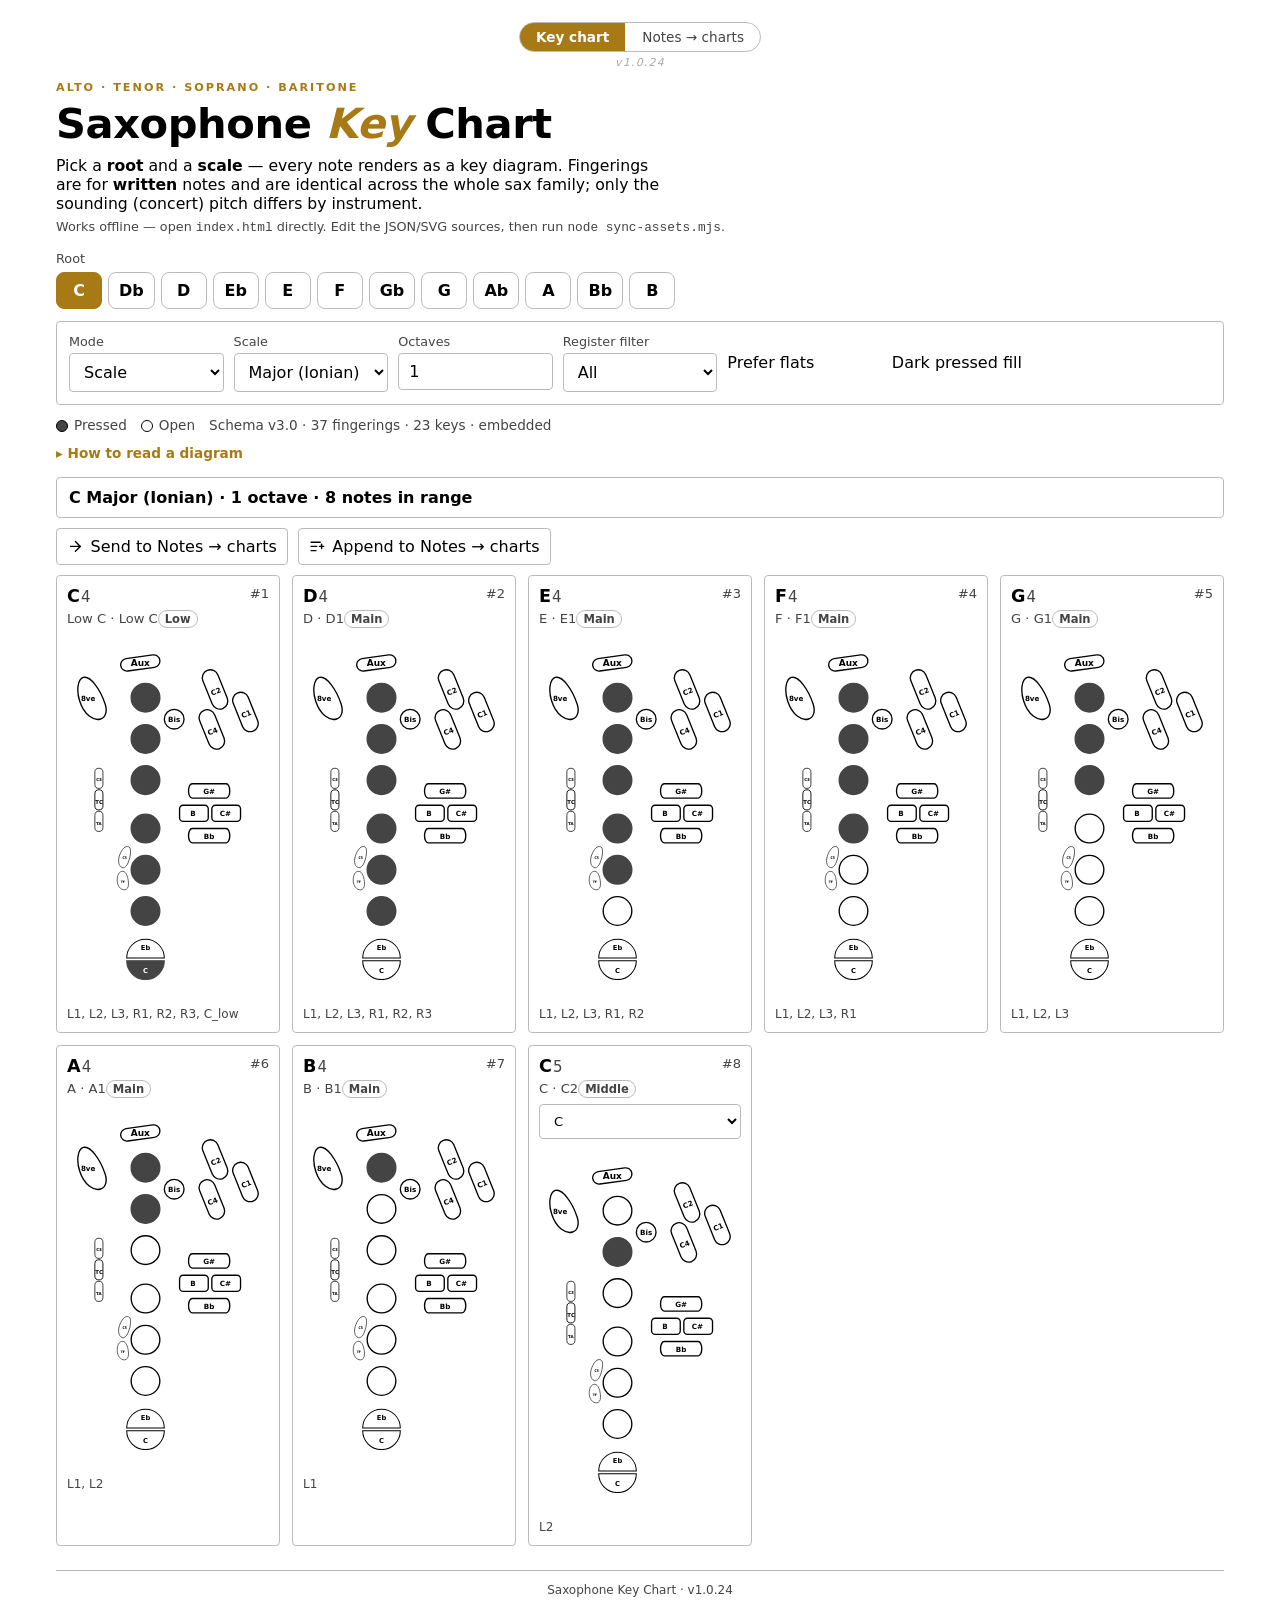
<file: index.html>
<!doctype html>
<html lang="en">
<head>
  <meta charset="utf-8" />
  <meta name="viewport" content="width=device-width,initial-scale=1" />
  <title>Saxophone Key Chart</title>
  <link rel="stylesheet" href="https://ka-f.webawesome.com/webawesome@3.7.0/styles/webawesome.css" />
  <link rel="stylesheet" href="ui-icons.css" />
  <link rel="stylesheet" href="app-footer.css" />
  <script type="module" src="https://ka-f.webawesome.com/webawesome@3.7.0/webawesome.loader.js"></script>
  <script src="version.js"></script>
  <script src="nav.js" defer></script>
  <script src="theme.js" defer></script>
  <script src="ui-icons.js" defer></script>
  <script src="app-footer.js" defer></script>
  <style>
    :root {
      --bg: #ffffff;
      --bg2: #fafafa;
      --card: #ffffff;
      --ink: #000000;
      --muted: #444444;
      --line: #bbbbbb;
      --accent: #a87a16;
      --accent-fill: #f3e7c8;
      --on-accent: #ffffff;
      --key-fill: #ffffff;
      --key-stroke: #000000;
      --key-label: #000000;
      --key-hover: #eeeeee;
      --key-pressed: #cccccc;
      --key-pressed-stroke: #000000;
      --key-pressed-label: #000000;
    }
    body.dark-pressed {
      --key-pressed: #444;
      --key-pressed-stroke: #444;
      --key-pressed-label: #ffffff;
    }
    * { box-sizing: border-box; }
    body {
      margin: 0;
      font-family: system-ui, -apple-system, Segoe UI, Roboto, Ubuntu, sans-serif;
      color: var(--ink);
      background: var(--bg);
    }
    .wrap {
      max-width: 1200px;
      margin: 10px auto 20px;
      padding: 12px 16px 16px;
    }
    .eyebrow {
      margin: 0 0 8px;
      font-size: .7rem;
      letter-spacing: .18em;
      text-transform: uppercase;
      font-weight: 600;
      color: var(--accent);
    }
    h1 {
      margin: 0 0 10px;
      font-size: clamp(1.8rem, 4vw, 2.6rem);
      font-weight: 800;
      line-height: 1.05;
      letter-spacing: -0.01em;
    }
    h1 em { font-style: italic; font-weight: 600; color: var(--accent); }
    .sub { margin: 0 0 6px; color: var(--ink); font-size: .98rem; max-width: 62ch; }
    .sub b { font-weight: 600; }
    .dev-note { margin: 0 0 16px; color: var(--muted); font-size: .8rem; }
    .controls {
      display: grid;
      grid-template-columns: repeat(auto-fill, minmax(140px, 1fr));
      gap: 10px;
      padding: 12px;
      background: var(--card);
      border: 1px solid var(--line);
      border-radius: 4px;
      margin-bottom: 12px;
    }
    label { display: block; font-size: .8rem; color: var(--muted); margin-bottom: 4px; }
    select, input[type="number"] {
      width: 100%;
      padding: 8px 10px;
      border: 1px solid var(--line);
      border-radius: 4px;
      font: inherit;
      background: var(--card);
      color: var(--ink);
    }
    .switch-field {
      display: flex;
      align-items: center;
      min-height: 38px;
    }
    wa-switch {
      --width: 2.25rem;
      --height: 1.25rem;
      --thumb-size: 1rem;
      --wa-form-control-activated-color: var(--wa-color-gray-60);
    }
    wa-switch::part(base) {
      color: var(--muted);
    }
    .legend {
      display: flex;
      gap: 14px;
      align-items: center;
      flex-wrap: wrap;
      margin: 8px 0 12px;
      font-size: .85rem;
      color: var(--muted);
    }
    .dot {
      display: inline-block;
      width: 12px;
      height: 12px;
      border-radius: 50%;
      border: 1.5px solid var(--ink);
      vertical-align: middle;
      margin-right: 6px;
      background: var(--key-fill);
    }
    .dot.p { background: var(--key-pressed); border-color: var(--ink); }
    .scale-title {
      background: var(--card);
      border: 1px solid var(--line);
      border-radius: 4px;
      padding: 10px 12px;
      margin-bottom: 10px;
      font-weight: 600;
    }
    .grid {
      display: grid;
      grid-template-columns: repeat(auto-fill, minmax(220px, 1fr));
      gap: 12px;
    }
    .card {
      background: var(--card);
      border: 1px solid var(--line);
      border-radius: 4px;
      padding: 10px;
      break-inside: avoid;
      page-break-inside: avoid;
    }
    .note {
      display: flex;
      justify-content: space-between;
      align-items: flex-start;
      gap: 8px;
      margin-bottom: 6px;
    }
    .note-main strong { font-size: 1.1rem; display: block; }
    .note-main small { color: var(--muted); font-size: .82rem; }
    .note-idx { color: var(--muted); font-size: .82rem; white-space: nowrap; }
    .register-badge {
      display: inline-block;
      margin-top: 4px;
      padding: 1px 6px;
      border-radius: 999px;
      border: 1px solid var(--line);
      background: var(--card);
      color: var(--muted);
      font-size: .72rem;
      font-weight: 600;
      text-transform: capitalize;
    }
    .alt-select {
      margin-bottom: 8px;
      font-size: .82rem;
    }
    .diagram-wrap {
      width: 100%;
      border-radius: 2px;
      background: var(--card);
      padding: 20px 10px;
      /* border: 1px solid var(--line); */
      overflow: hidden;
      display: flex;
      justify-content: center;
      align-items: center;
      min-height: 280px;
    }
    .diagram-wrap svg {
      width: 100%;
      max-width: 210px;
      height: auto;
      display: block;
    }
    /* Override SVG embedded styles: light gray fill saves ink vs solid dark */
    .diagram-wrap svg .key .key-fill {
      fill: var(--key-fill);
      stroke: var(--key-stroke);
      stroke-width: 1.5;
    }
    .diagram-wrap svg .key .key-label,
    .diagram-wrap svg .key .key-label-sm {
      fill: var(--key-label);
    }
    .diagram-wrap svg .key.pressed .key-fill {
      fill: var(--key-pressed);
      stroke: var(--key-pressed-stroke);
    }
    .diagram-wrap svg .key.pressed .key-label,
    .diagram-wrap svg .key.pressed .key-label-sm {
      fill: var(--key-pressed-label);
    }
    .diagram-wrap svg .key:hover .key-fill {
      fill: var(--key-hover);
      stroke: var(--key-stroke);
    }
    .caption {
      margin-top: 6px;
      color: var(--muted);
      font-size: .75rem;
      line-height: 1.35;
      word-break: break-word;
    }
    .status {
      padding: 12px;
      border-radius: 4px;
      background: var(--card);
      border: 1px solid var(--line);
      color: var(--ink);
      margin-bottom: 12px;
    }
    .status.error { border-width: 2px; border-color: var(--ink); }
    .export-bar {
      display: flex;
      flex-wrap: wrap;
      gap: 10px;
      align-items: center;
      margin-bottom: 10px;
    }
    .export-bar button {
      padding: 8px 10px;
      border: 1px solid var(--line);
      border-radius: 4px;
      font: inherit;
      color: var(--ink);
      background: var(--card);
      cursor: pointer;
    }
    .export-bar button:hover {
      border-color: var(--ink);
    }
    @media (max-width: 900px) {
      .controls { grid-template-columns: repeat(2, minmax(120px, 1fr)); }
    }
    @media print {
      @page { margin: 12mm; }
      body {
        background: #fff;
        color: #000;
        font-size: 10pt;
      }
      .wrap { max-width: none; margin: 0; padding: 0; }
      .no-print,
      .controls,
      .root-row,
      .help,
      .export-bar,
      .status,
      .eyebrow,
      .dev-note,
      .sub { display: none !important; }
      .legend {
        margin: 0 0 8px;
        font-size: 9pt;
        color: #000;
      }
      .scale-title {
        border: none;
        border-bottom: 1px solid #000;
        border-radius: 0;
        padding: 0 0 6px;
        margin-bottom: 10px;
      }
      .grid {
        grid-template-columns: repeat(3, 1fr);
        gap: 8px;
      }
      .card {
        border: 1px solid #999;
        border-radius: 0;
        padding: 6px;
        box-shadow: none;
      }
      .register-badge {
        border-color: #999;
        color: #000;
      }
      .alt-select {
        border: none;
        padding: 0;
        font-size: 8pt;
        font-weight: 600;
        pointer-events: none;
        appearance: none;
        background: transparent;
      }
      .diagram-wrap {
        border: none;
        min-height: 0;
      }
      .diagram-wrap svg .key:hover .key-fill {
        fill: #ffffff;
        stroke: #000000;
      }
      .diagram-wrap svg .key.pressed .key-fill {
        fill: var(--key-pressed) !important;
        stroke: var(--key-pressed-stroke) !important;
        -webkit-print-color-adjust: exact;
        print-color-adjust: exact;
      }
      .diagram-wrap svg .key.pressed .key-label,
      .diagram-wrap svg .key.pressed .key-label-sm {
        fill: var(--key-pressed-label) !important;
      }
      .caption { font-size: 7pt; color: #333; }
      .card { animation: none !important; }
    }

    /* ---------- Root pills ---------- */
    .root-row { margin-bottom: 12px; }
    .block-label { display: block; font-size: .8rem; color: var(--muted); margin-bottom: 6px; }
    .roots { display: flex; flex-wrap: wrap; gap: 6px; }
    .root-btn {
      font: inherit;
      font-weight: 600;
      min-width: 46px;
      padding: 8px 10px;
      border: 1px solid var(--line);
      border-radius: 8px;
      background: var(--card);
      color: var(--ink);
      cursor: pointer;
      transition: transform .12s ease, background .16s ease, border-color .16s ease, color .16s ease;
    }
    .root-btn:hover { border-color: var(--accent); color: var(--accent); transform: translateY(-1px); }
    .root-btn:focus-visible { outline: 2px solid var(--accent); outline-offset: 2px; }
    .root-btn[aria-pressed="true"] {
      background: var(--accent);
      border-color: var(--accent);
      color: var(--on-accent);
    }
    .roots.disabled { opacity: .4; pointer-events: none; }

    /* ---------- Help / legend ---------- */
    .help { margin: 2px 0 16px; font-size: .85rem; color: var(--muted); background: transparent; }
    .help > summary { cursor: pointer; color: var(--accent); font-weight: 600; list-style: none; }
    .help > summary::-webkit-details-marker { display: none; }
    .help > summary::before { content: "▸ "; }
    .help[open] > summary::before { content: "▾ "; }
    .help-body { padding: 8px 0 0; max-width: 72ch; line-height: 1.5; }
    .help-body p { margin: 0 0 8px; }
    .help-body .dot { margin-right: 4px; }

    /* ---------- Card accents + motion ---------- */
    .note-main strong .acc { color: var(--accent); }
    .note-main strong .oct { color: var(--muted); font-weight: 400; font-size: .85em; margin-left: 1px; }
    .card { transition: transform .16s ease, border-color .16s ease, box-shadow .16s ease; }
    .card:hover {
      transform: translateY(-3px);
      border-color: var(--accent);
      box-shadow: 0 12px 26px -18px rgba(0, 0, 0, .45);
    }
    @media (prefers-reduced-motion: no-preference) {
      .card { animation: card-rise .45s cubic-bezier(.2, .7, .2, 1) backwards; }
      @keyframes card-rise { from { opacity: 0; transform: translateY(10px); } }
    }
  </style>
</head>
<body>
  <div class="wrap">
    <p class="eyebrow">Alto · Tenor · Soprano · Baritone</p>
    <h1>Saxophone <em>Key</em> Chart</h1>
    <p class="sub">Pick a <b>root</b> and a <b>scale</b> — every note renders as a key diagram. Fingerings are for <b>written</b> notes and are identical across the whole sax family; only the sounding (concert) pitch differs by instrument.</p>
    <p class="dev-note">Works offline — open <code>index.html</code> directly. Edit the JSON/SVG sources, then run <code>node sync-assets.mjs</code>.</p>

    <div id="status" class="status" hidden></div>

    <div class="root-row">
      <span class="block-label" id="rootLabel">Root</span>
      <div id="roots" class="roots" role="group" aria-labelledby="rootLabel"></div>
    </div>

    <div class="controls">
      <div>
        <label for="mode">Mode</label>
        <select id="mode">
          <option value="scale">Scale</option>
          <option value="chromatic">Full chromatic (schema range)</option>
        </select>
      </div>
      <div>
        <label for="scale">Scale</label>
        <select id="scale"></select>
      </div>
      <div>
        <label for="octaves">Octaves</label>
        <input id="octaves" type="number" min="1" max="3" value="1" />
      </div>
      <div>
        <label for="register">Register filter</label>
        <select id="register">
          <option value="all">All</option>
          <option value="low">Low</option>
          <option value="main">Main (D1–B1)</option>
          <option value="middle">Middle (C2)</option>
          <option value="upper">Upper (octave)</option>
          <option value="palm">Palm / altissimo</option>
        </select>
      </div>
      <div class="switch-field">
        <wa-switch id="preferFlats" checked>Prefer flats</wa-switch>
      </div>
      <div class="switch-field">
        <wa-switch id="darkPressed" checked>Dark pressed fill</wa-switch>
      </div>
    </div>

    <div class="legend">
      <span><span class="dot p"></span>Pressed</span>
      <span><span class="dot"></span>Open</span>
      <span id="schemaInfo"></span>
    </div>

    <details class="help no-print">
      <summary>How to read a diagram</summary>
      <div class="help-body">
        <p><span class="dot p"></span>filled = key pressed &nbsp; <span class="dot"></span>open = key up.</p>
        <p>Each card shows the standard saxophone fingering for that note. Fingerings are the same for every saxophone — alto, tenor, soprano, baritone — only the sounding (concert) pitch differs by instrument.</p>
        <p>The large keys are the main keys: left hand on top, right hand below. The octave key (left thumb) raises the note an octave. The smaller side and palm keys add the highest notes, and the pinky keys reach the lowest.</p>
        <p>When a note has more than one common fingering, a dropdown appears on its card — switch it to see each option.</p>
      </div>
    </details>

    <div id="title" class="scale-title"></div>
    <div class="export-bar no-print">
      <button type="button" id="sendNotesReplace" data-ui-icon="arrow-right" title="Open Notes → charts with this scale as one row (replaces the note lines textarea).">
        Send to Notes → charts
      </button>
      <button type="button" id="sendNotesAppend" data-ui-icon="list-plus" title="Add this scale after existing note lines on Notes → charts.">
        Append to Notes → charts
      </button>
    </div>
    <div id="cards" class="grid"></div>

    <footer class="app-footer no-print">Saxophone Key Chart · <span data-app-version></span></footer>
  </div>

  <script src="chart-transfer.js"></script>
  <script src="schema.js"></script>
  <script src="diagram.js"></script>
  <script>
    const SCHEMA_URL = "saxophone key-schema-v3.json";
    const SVG_URL = "sax-key-diagram-v2os.svg";

    const PITCHES_SHARP = ["C", "C#", "D", "D#", "E", "F", "F#", "G", "G#", "A", "A#", "B"];
    const PITCHES_FLAT = ["C", "Db", "D", "Eb", "E", "F", "Gb", "G", "Ab", "A", "Bb", "B"];
    const PC_INDEX = {
      C: 0, "C#": 1, Db: 1, D: 2, "D#": 3, Eb: 3, E: 4, F: 5,
      "F#": 6, Gb: 6, G: 7, "G#": 8, Ab: 8, A: 9, "A#": 10, Bb: 10, B: 11
    };
    const ENHARMONIC = { "C#": "Db", "D#": "Eb", "F#": "Gb", "G#": "Ab", "A#": "Bb" };
    const SCALE_PATTERNS = {
      "Major (Ionian)": [0, 2, 4, 5, 7, 9, 11, 12],
      "Natural Minor (Aeolian)": [0, 2, 3, 5, 7, 8, 10, 12],
      "Harmonic Minor": [0, 2, 3, 5, 7, 8, 11, 12],
      "Melodic Minor (Asc)": [0, 2, 3, 5, 7, 9, 11, 12],
      "Dorian": [0, 2, 3, 5, 7, 9, 10, 12],
      "Phrygian": [0, 1, 3, 5, 7, 8, 10, 12],
      "Lydian": [0, 2, 4, 6, 7, 9, 11, 12],
      "Mixolydian": [0, 2, 4, 5, 7, 9, 10, 12],
      "Locrian": [0, 1, 3, 5, 6, 8, 10, 12],
      "Major Pentatonic": [0, 2, 4, 7, 9, 12],
      "Minor Pentatonic": [0, 3, 5, 7, 10, 12],
      "Blues": [0, 3, 5, 6, 7, 10, 12],
      "Whole Tone": [0, 2, 4, 6, 8, 10, 12],
      "Chromatic": [0, 1, 2, 3, 4, 5, 6, 7, 8, 9, 10, 11, 12]
    };

    let schema = null;
    let svgTemplate = null;
    let fingeringByNote = new Map();
    let fingeringByMidi = new Map();
    let schemaMidiRange = [0, 127];

    const statusEl = document.getElementById("status");
    const modeEl = document.getElementById("mode");
    const rootsEl = document.getElementById("roots");
    const scaleEl = document.getElementById("scale");
    const octavesEl = document.getElementById("octaves");
    const registerEl = document.getElementById("register");
    const preferFlatsEl = document.getElementById("preferFlats");
    const darkPressedEl = document.getElementById("darkPressed");
    const titleEl = document.getElementById("title");
    const cardsEl = document.getElementById("cards");
    const schemaInfoEl = document.getElementById("schemaInfo");
    const sendNotesReplaceEl = document.getElementById("sendNotesReplace");
    const sendNotesAppendEl = document.getElementById("sendNotesAppend");

    let selectedRoot = "C";

    function setRoot(name) {
      if (PC_INDEX[name] === undefined) return;
      selectedRoot = name;
      rootsEl.querySelectorAll(".root-btn").forEach(btn => {
        btn.setAttribute("aria-pressed", String(btn.dataset.root === name));
      });
    }

    function buildRootPills() {
      rootsEl.replaceChildren();
      PITCHES_FLAT.forEach(name => {
        const btn = document.createElement("button");
        btn.type = "button";
        btn.className = "root-btn";
        btn.dataset.root = name;
        btn.textContent = name;
        btn.setAttribute("aria-pressed", String(name === selectedRoot));
        btn.addEventListener("click", () => {
          if (rootsEl.classList.contains("disabled")) return;
          setRoot(name);
          onControlsChange();
        });
        rootsEl.appendChild(btn);
      });
    }

    const VALID_REGISTERS = new Set(["all", "low", "main", "middle", "upper", "palm"]);
    const URL_DEFAULTS = {
      mode: "scale",
      root: "C",
      scale: "Major (Ionian)",
      octaves: "1",
      register: "all",
      flats: "1",
      dark: "1"
    };
    const STORAGE_KEY = "sax_chart.index.state.v1";
    const STORAGE_AREAS = ["localStorage", "sessionStorage"];

    function parseStoredState(raw) {
      if (!raw) return null;
      try {
        const parsed = JSON.parse(raw);
        return parsed && typeof parsed === "object" ? parsed : null;
      } catch {
        return null;
      }
    }

    function readStoredState() {
      for (const areaName of STORAGE_AREAS) {
        try {
          const area = window[areaName];
          const state = parseStoredState(area.getItem(STORAGE_KEY));
          if (state) return state;
        } catch {
          // Ignore blocked or unavailable storage area.
        }
      }
      return null;
    }

    function writeStoredState(state) {
      const text = JSON.stringify(state);
      for (const areaName of STORAGE_AREAS) {
        try {
          const area = window[areaName];
          area.setItem(STORAGE_KEY, text);
        } catch {
          // Ignore blocked or unavailable storage area.
        }
      }
    }

    function readUrlState() {
      const params = new URLSearchParams(location.search);
      const stored = readStoredState() || {};
      const resolved = {
        mode: params.get("mode") || stored.mode || URL_DEFAULTS.mode,
        root: params.get("root") || stored.root || URL_DEFAULTS.root,
        scale: params.get("scale") || stored.scale || URL_DEFAULTS.scale,
        octaves: params.get("octaves") || stored.octaves || URL_DEFAULTS.octaves,
        register: params.get("register") || stored.register || URL_DEFAULTS.register,
        flats: params.get("flats") || stored.flats || URL_DEFAULTS.flats,
        dark: params.get("dark") || stored.dark || URL_DEFAULTS.dark
      };

      // If URL contains only defaults (often from an old navigation entry),
      // prefer last explicit user selection from storage.
      const hasUrlParams = Array.from(params.keys()).length > 0;
      const resolvedIsAllDefaults = Object.entries(URL_DEFAULTS).every(([key, value]) => resolved[key] === value);
      if (hasUrlParams && resolvedIsAllDefaults && Object.keys(stored).length > 0) {
        return {
          mode: stored.mode || URL_DEFAULTS.mode,
          root: stored.root || URL_DEFAULTS.root,
          scale: stored.scale || URL_DEFAULTS.scale,
          octaves: stored.octaves || URL_DEFAULTS.octaves,
          register: stored.register || URL_DEFAULTS.register,
          flats: stored.flats || URL_DEFAULTS.flats,
          dark: stored.dark || URL_DEFAULTS.dark
        };
      }
      return resolved;
    }

    function applyPressedTheme() {
      document.body.classList.toggle("dark-pressed", darkPressedEl.checked);
    }

    function applyUrlState() {
      const state = readUrlState();

      if (state.mode === "scale" || state.mode === "chromatic") {
        modeEl.value = state.mode;
      }
      if (PC_INDEX[state.root] !== undefined) {
        setRoot(state.root);
      }
      if (SCALE_PATTERNS[state.scale]) {
        scaleEl.value = state.scale;
      }
      octavesEl.value = String(Math.max(1, Math.min(3, Number(state.octaves) || 1)));
      if (VALID_REGISTERS.has(state.register)) {
        registerEl.value = state.register;
      }
      if (state.flats === "0" || state.flats === "1") {
        preferFlatsEl.checked = state.flats === "1";
      }
      darkPressedEl.checked = state.dark === "1";
      applyPressedTheme();
    }

    function syncUrlState() {
      const state = {
        mode: modeEl.value,
        root: selectedRoot,
        scale: scaleEl.value,
        octaves: String(Math.max(1, Math.min(3, Number(octavesEl.value) || 1))),
        register: registerEl.value,
        flats: preferFlatsEl.checked ? "1" : "0",
        dark: darkPressedEl.checked ? "1" : "0"
      };
      const params = new URLSearchParams(location.search);
      for (const [key, value] of Object.entries(state)) {
        params.set(key, value);
      }
      writeStoredState(state);
      history.replaceState(null, "", `${location.pathname}?${params.toString()}`);
    }

    function onControlsChange() {
      // Persist immediately, even if assets are still loading.
      syncUrlState();
      applyPressedTheme();
      draw();
    }

    function showStatus(message, isError = false) {
      statusEl.hidden = false;
      statusEl.textContent = message;
      statusEl.classList.toggle("error", isError);
    }

    function hideStatus() {
      statusEl.hidden = true;
    }

    function parseScientific(note) {
      const match = note.match(/^([A-G])(#|b)?(\d+)$/);
      if (!match) return null;
      const [, letter, acc, octaveStr] = match;
      const name = letter + (acc || "");
      return { name, octave: Number(octaveStr), pc: PC_INDEX[name] };
    }

    function scientificToMidi(note) {
      const parsed = parseScientific(note);
      if (!parsed) return null;
      return (parsed.octave + 1) * 12 + parsed.pc;
    }

    function pcIndex(note) {
      return PC_INDEX[note];
    }

    function pitchNameFromPc(pc, preferFlats) {
      const idx = ((pc % 12) + 12) % 12;
      return preferFlats ? PITCHES_FLAT[idx] : PITCHES_SHARP[idx];
    }

    function midiToScientific(midi, preferFlats) {
      const octave = Math.floor(midi / 12) - 1;
      const pc = ((midi % 12) + 12) % 12;
      return pitchNameFromPc(pc, preferFlats) + octave;
    }

    function normalizePitchName(name, preferFlats) {
      if (PC_INDEX[name] !== undefined) return name;
      const flat = ENHARMONIC[name];
      if (flat && preferFlats) return flat;
      for (const [sharp, flatName] of Object.entries(ENHARMONIC)) {
        if (flatName === name && !preferFlats) return sharp;
      }
      return name;
    }

    function buildFingeringIndexes() {
      fingeringByNote = new Map();
      fingeringByMidi = new Map();
      const midis = [];

      for (const entry of schema.fingerings) {
        fingeringByNote.set(entry.note, entry);
        const midi = scientificToMidi(entry.note);
        if (midi !== null) {
          midis.push(midi);
          if (!fingeringByMidi.has(midi)) fingeringByMidi.set(midi, entry);
        }
      }

      schemaMidiRange = [Math.min(...midis), Math.max(...midis)];
    }

    function lookupFingering(scientificNote, preferFlats) {
      const direct = fingeringByNote.get(scientificNote);
      if (direct) return direct;

      const parsed = parseScientific(scientificNote);
      if (!parsed) return null;

      const midi = scientificToMidi(scientificNote);
      const byMidi = fingeringByMidi.get(midi);
      if (byMidi) return byMidi;

      const normalized = normalizePitchName(parsed.name, preferFlats) + parsed.octave;
      return fingeringByNote.get(normalized) || null;
    }

    function getFingeringOptions(entry) {
      const options = [{
        id: "primary",
        label: entry.display_label,
        keys: entry.pressed_keys
      }];
      for (const alt of entry.alternatives || []) {
        options.push({
          id: alt.name,
          label: alt.display_label || alt.name,
          keys: alt.pressed_keys
        });
      }
      return options;
    }

    function cloneDiagram(pressedKeys) {
      const svg = svgTemplate.cloneNode(true);
      svg.removeAttribute("width");
      svg.removeAttribute("height");
      svg.setAttribute("role", "img");
      svg.setAttribute("aria-label", "Sax fingering diagram");

      const pressed = new Set(pressedKeys);
      svg.querySelectorAll(".key[data-key]").forEach(keyEl => {
        if (pressed.has(keyEl.dataset.key)) {
          keyEl.classList.add("pressed");
        }
      });
      return svg;
    }

    function registerMatches(entry, filter) {
      return filter === "all" || entry.register === filter;
    }

    function buildScaleMidis(root, scaleName, octaves) {
      const rootPc = pcIndex(root);
      const pattern = SCALE_PATTERNS[scaleName];
      let startMidi = schemaMidiRange[0];
      while (startMidi % 12 !== rootPc) startMidi += 1;

      const out = [];
      for (let o = 0; o < octaves; o++) {
        const offset = o * 12;
        const end = pattern.length - (o < octaves - 1 ? 1 : 0);
        for (let i = 0; i < end; i++) {
          out.push(startMidi + pattern[i] + offset);
        }
      }
      return out.filter(m => m >= schemaMidiRange[0] && m <= schemaMidiRange[1]);
    }

    function collectEntries() {
      const preferFlats = preferFlatsEl.checked;
      const registerFilter = registerEl.value;
      const mode = modeEl.value;

      if (mode === "chromatic") {
        return schema.fingerings.filter(entry => registerMatches(entry, registerFilter));
      }

      const root = selectedRoot;
      const scale = scaleEl.value;
      const octaves = Math.max(1, Math.min(3, Number(octavesEl.value) || 1));
      const midis = buildScaleMidis(root, scale, octaves);
      const seen = new Set();
      const entries = [];

      for (const midi of midis) {
        const scientific = midiToScientific(midi, preferFlats);
        const entry = lookupFingering(scientific, preferFlats);
        if (!entry || seen.has(entry.note)) continue;
        if (!registerMatches(entry, registerFilter)) continue;
        seen.add(entry.note);
        entries.push(entry);
      }
      return entries;
    }

    function renderCard(entry, index) {
      const options = getFingeringOptions(entry);
      const card = document.createElement("article");
      card.className = "card";
      card.style.animationDelay = `${Math.min(index, 20) * 35}ms`;

      const noteHeader = document.createElement("div");
      noteHeader.className = "note";

      const noteMain = document.createElement("div");
      noteMain.className = "note-main";

      const strong = document.createElement("strong");
      const noteMatch = entry.note.match(/^([A-G])(#|b)?(\d+)$/);
      if (noteMatch) {
        const [, letter, acc, octave] = noteMatch;
        strong.append(document.createTextNode(letter));
        if (acc) {
          const accSpan = document.createElement("span");
          accSpan.className = "acc";
          accSpan.textContent = acc === "b" ? "♭" : "♯";
          strong.appendChild(accSpan);
        }
        const octSpan = document.createElement("span");
        octSpan.className = "oct";
        octSpan.textContent = octave;
        strong.appendChild(octSpan);
      } else {
        strong.textContent = entry.note;
      }

      const small = document.createElement("small");
      small.textContent = entry.register_label
        ? `${entry.display_label} · ${entry.register_label}`
        : entry.display_label;

      const badge = document.createElement("span");
      badge.className = "register-badge";
      badge.textContent = entry.register;

      noteMain.append(strong, small, badge);

      const noteIdx = document.createElement("span");
      noteIdx.className = "note-idx";
      noteIdx.textContent = `#${index + 1}`;

      noteHeader.append(noteMain, noteIdx);
      card.appendChild(noteHeader);

      let activeOption = options[0];
      let diagramWrap = document.createElement("div");
      diagramWrap.className = "diagram-wrap";

      function paintDiagram() {
        diagramWrap.replaceChildren(cloneDiagram(activeOption.keys));
      }

      if (options.length > 1) {
        const altSelect = document.createElement("select");
        altSelect.className = "alt-select";
        altSelect.setAttribute("aria-label", `Fingering variant for ${entry.note}`);
        options.forEach((option, i) => {
          const opt = document.createElement("option");
          opt.value = String(i);
          opt.textContent = option.label;
          altSelect.appendChild(opt);
        });
        altSelect.addEventListener("change", () => {
          activeOption = options[Number(altSelect.value)];
          paintDiagram();
          caption.textContent = activeOption.keys.length
            ? activeOption.keys.join(", ")
            : "Open (no keys pressed)";
        });
        card.appendChild(altSelect);
      }

      paintDiagram();
      card.appendChild(diagramWrap);

      const caption = document.createElement("div");
      caption.className = "caption";
      caption.textContent = activeOption.keys.length
        ? activeOption.keys.join(", ")
        : "Open (no keys pressed)";
      card.appendChild(caption);

      return card;
    }

    function updateModeControls() {
      const chromatic = modeEl.value === "chromatic";
      rootsEl.classList.toggle("disabled", chromatic);
      rootsEl.setAttribute("aria-disabled", String(chromatic));
      rootsEl.querySelectorAll(".root-btn").forEach(btn => {
        btn.disabled = chromatic;
      });
      scaleEl.disabled = chromatic;
      octavesEl.disabled = chromatic;
    }

    function draw() {
      if (!schema || !svgTemplate) return;

      syncUrlState();
      updateModeControls();
      const entries = collectEntries();
      const mode = modeEl.value;

      if (mode === "scale") {
        const root = selectedRoot;
        const scale = scaleEl.value;
        const octaves = Math.max(1, Math.min(3, Number(octavesEl.value) || 1));
        titleEl.textContent = `${root} ${scale} · ${octaves} octave${octaves > 1 ? "s" : ""} · ${entries.length} notes in range`;
      } else {
        const first = schema.fingerings[0].note;
        const last = schema.fingerings[schema.fingerings.length - 1].note;
        titleEl.textContent = `Chromatic · ${entries.length} notes · ${first} to ${last}`;
      }

      cardsEl.replaceChildren();
      if (!entries.length) {
        const empty = document.createElement("p");
        empty.className = "caption";
        empty.textContent = "No fingerings match the current filters.";
        cardsEl.appendChild(empty);
        return;
      }

      entries.forEach((entry, i) => cardsEl.appendChild(renderCard(entry, i)));
    }

    function formatExportBlock(entries) {
      const row = entries.map(entry => entry.note).join("  ");
      const title = titleEl.textContent.trim();
      return title ? `; ${title}\n${row}` : row;
    }

    function sendToNotesChart(mode) {
      if (!schema || !svgTemplate) {
        showStatus("Chart not loaded yet — try again in a moment.", true);
        return;
      }
      syncUrlState();
      const entries = collectEntries();
      if (!entries.length) {
        showStatus("No notes match the current filters.", true);
        return;
      }
      hideStatus();
      window.SAX_CHART_TRANSFER.push({
        text: formatExportBlock(entries),
        mode,
        title: titleEl.textContent.trim(),
        flats: preferFlatsEl.checked
      });
      location.href = "notes-to-chart.html?from=keychart";
    }

    function initControls() {
      buildRootPills();
      setRoot("C");

      Object.keys(SCALE_PATTERNS).forEach(name => {
        const option = document.createElement("option");
        option.value = name;
        option.textContent = name;
        scaleEl.appendChild(option);
      });
      scaleEl.value = "Major (Ionian)";
    }

    function bindControls() {
      [modeEl, scaleEl, registerEl].forEach(el => {
        el.addEventListener("change", onControlsChange);
      });
      rootsEl.addEventListener("keydown", (event) => {
        if (rootsEl.classList.contains("disabled")) return;
        const btns = Array.from(rootsEl.querySelectorAll(".root-btn"));
        const current = btns.indexOf(document.activeElement);
        if (current === -1) return;
        let next = -1;
        if (event.key === "ArrowRight" || event.key === "ArrowDown") next = (current + 1) % btns.length;
        else if (event.key === "ArrowLeft" || event.key === "ArrowUp") next = (current - 1 + btns.length) % btns.length;
        if (next === -1) return;
        event.preventDefault();
        btns[next].focus();
        const nextRoot = btns[next].dataset.root;
        if (nextRoot && nextRoot !== selectedRoot) {
          setRoot(nextRoot);
          onControlsChange();
        }
      });
      [preferFlatsEl, darkPressedEl].forEach(el => {
        el.addEventListener("change", onControlsChange);
      });
      octavesEl.addEventListener("change", onControlsChange);
      octavesEl.addEventListener("input", onControlsChange);
      window.addEventListener("popstate", () => {
        applyUrlState();
        draw();
      });
      sendNotesReplaceEl.addEventListener("click", () => sendToNotesChart("replace"));
      sendNotesAppendEl.addEventListener("click", () => sendToNotesChart("append"));
    }

    function parseSvgDocument(svgText) {
      const doc = new DOMParser().parseFromString(svgText, "image/svg+xml");
      const root = doc.documentElement;
      if (root.querySelector("parsererror")) {
        throw new Error("SVG parse error");
      }
      return root;
    }

    function loadEmbeddedSchema() {
      if (window.SAX_SCHEMA) return window.SAX_SCHEMA;
      return null;
    }

    function loadEmbeddedSvgTemplate() {
      if (!window.SAX_DIAGRAM_SVG) return null;
      return parseSvgDocument(window.SAX_DIAGRAM_SVG);
    }

    async function loadSchemaFromNetwork() {
      const res = await fetch(SCHEMA_URL);
      if (!res.ok) throw new Error(`Could not load ${SCHEMA_URL} (${res.status})`);
      return res.json();
    }

    async function loadSvgFromNetwork() {
      const res = await fetch(SVG_URL);
      if (!res.ok) throw new Error(`Could not load ${SVG_URL} (${res.status})`);
      return parseSvgDocument(await res.text());
    }

    async function loadAssets() {
      showStatus("Loading schema and diagram…");
      try {
        let source = "embedded";

        schema = loadEmbeddedSchema();
        svgTemplate = loadEmbeddedSvgTemplate();

        if (!schema || !svgTemplate) {
          source = "network";
          const [networkSchema, networkSvg] = await Promise.all([
            schema ? Promise.resolve(schema) : loadSchemaFromNetwork(),
            svgTemplate ? Promise.resolve(svgTemplate) : loadSvgFromNetwork()
          ]);
          schema = networkSchema;
          svgTemplate = networkSvg;
        }

        buildFingeringIndexes();
        schemaInfoEl.textContent = `Schema v${schema.version} · ${schema.fingerings.length} fingerings · ${schema.total_keys} keys · ${source}`;
        hideStatus();
        draw();
      } catch (err) {
        showStatus(
          `${err.message}. For offline use, keep schema.js and diagram.js alongside index.html (run node sync-assets.mjs after editing sources).`,
          true
        );
      }
    }

    initControls();
    applyUrlState();
    syncUrlState();
    bindControls();
    loadAssets();
  </script>
</body>
</html>
</file>
<file: ui-icons.css>
/* Shared toolbar / action button icons (see ui-icons.js). */
.btn-with-icon {
  display: inline-flex;
  align-items: center;
  gap: 0.42em;
}

.ui-icon {
  width: 1.05em;
  height: 1.05em;
  flex-shrink: 0;
  stroke: currentColor;
  fill: none;
  stroke-width: 2;
  stroke-linecap: round;
  stroke-linejoin: round;
}
</file>
<file: app-footer.css>
.app-footer {
  margin-top: 24px;
  padding-top: 12px;
  border-top: 1px solid var(--line);
  color: var(--muted);
  font-size: .75rem;
  text-align: center;
}
</file>
